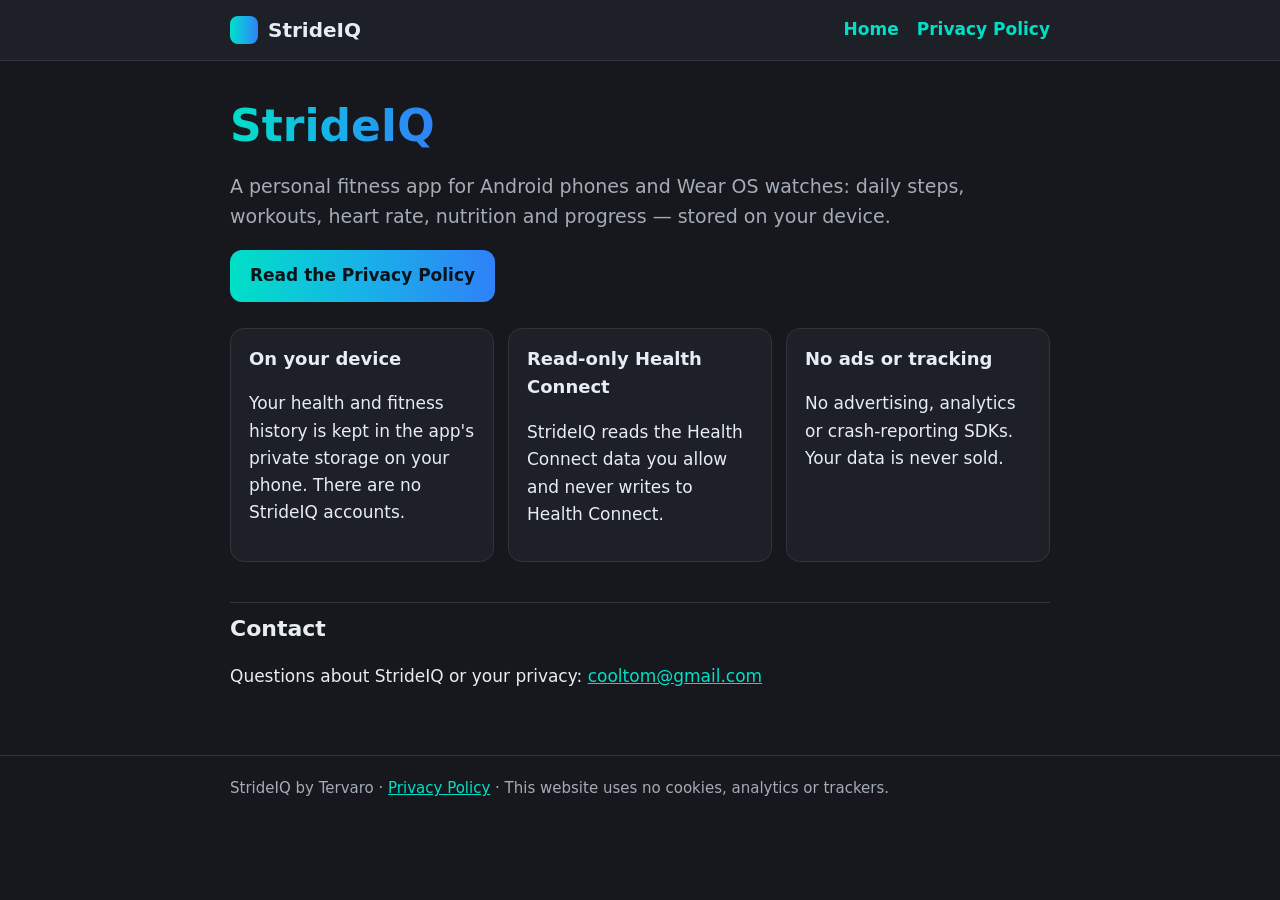
<file: index.html>
<!DOCTYPE html>
<html lang="en">
<head>
<meta charset="utf-8">
<meta name="viewport" content="width=device-width, initial-scale=1">
<title>StrideIQ — Fitness, steps and nutrition for Android</title>
<meta name="description" content="StrideIQ — privacy information for the StrideIQ Android fitness app.">
<meta name="referrer" content="no-referrer">
<meta http-equiv="Content-Security-Policy" content="default-src 'none'; style-src 'self'; img-src 'self'; base-uri 'none'; form-action 'none'">
<link rel="stylesheet" href="./styles.css">
</head>
<body>
<a class="skip" href="#main">Skip to content</a>
<header class="top"><div class="wrap bar">
<a class="brand" href="./"><span class="mark" aria-hidden="true"></span>StrideIQ</a>
<nav aria-label="Main"><ul><li><a href="./">Home</a></li><li><a href="./privacy/">Privacy Policy</a></li></ul></nav>
</div></header>
<main id="main"><div class="wrap">
<h1><span class="grad">StrideIQ</span></h1>
<p class="lead">A personal fitness app for Android phones and Wear OS watches: daily steps, workouts, heart rate, nutrition and progress — stored on your device.</p>
<p><a class="btn" href="privacy/">Read the Privacy Policy</a></p>
<div class="cards">
<div class="card"><h3>On your device</h3><p>Your health and fitness history is kept in the app's private storage on your phone. There are no StrideIQ accounts.</p></div>
<div class="card"><h3>Read-only Health Connect</h3><p>StrideIQ reads the Health Connect data you allow and never writes to Health Connect.</p></div>
<div class="card"><h3>No ads or tracking</h3><p>No advertising, analytics or crash-reporting SDKs. Your data is never sold.</p></div>
</div>
<h2 id="contact">Contact</h2>
<p>Questions about StrideIQ or your privacy: <a href="mailto:cooltom@gmail.com">cooltom@gmail.com</a></p>
</div></main>
<footer><div class="wrap">StrideIQ by Tervaro · <a href="./privacy/">Privacy Policy</a> · This website uses no cookies, analytics or trackers.</div></footer>
</body>
</html>
</file>
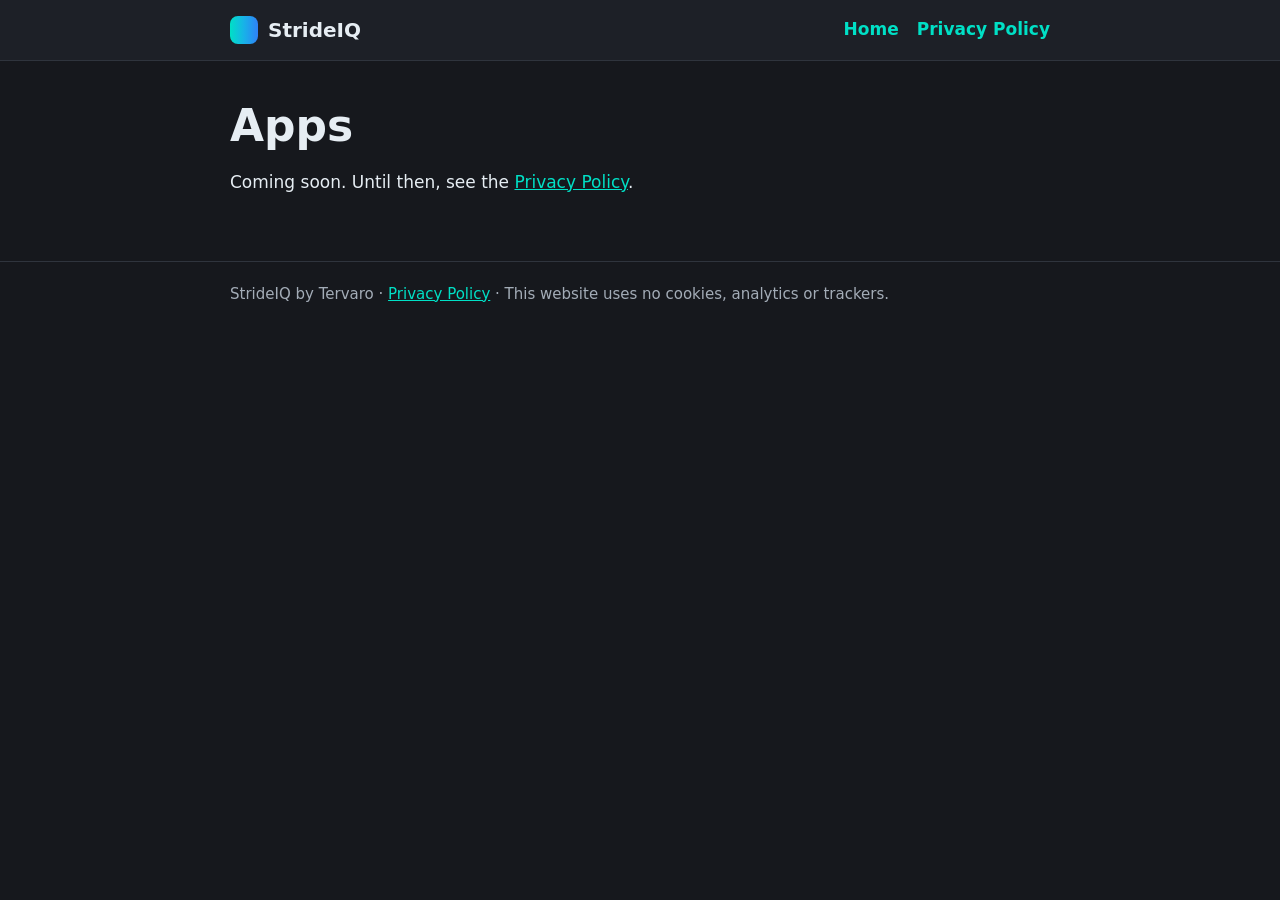
<file: apps/index.html>
<!DOCTYPE html>
<html lang="en">
<head>
<meta charset="utf-8">
<meta name="viewport" content="width=device-width, initial-scale=1">
<title>Apps — StrideIQ</title>
<meta name="description" content="StrideIQ — privacy information for the StrideIQ Android fitness app.">
<meta name="referrer" content="no-referrer">
<meta http-equiv="Content-Security-Policy" content="default-src 'none'; style-src 'self'; img-src 'self'; base-uri 'none'; form-action 'none'">
<link rel="stylesheet" href="../styles.css">
</head>
<body>
<a class="skip" href="#main">Skip to content</a>
<header class="top"><div class="wrap bar">
<a class="brand" href="../"><span class="mark" aria-hidden="true"></span>StrideIQ</a>
<nav aria-label="Main"><ul><li><a href="../">Home</a></li><li><a href="../privacy/">Privacy Policy</a></li></ul></nav>
</div></header>
<main id="main"><div class="wrap">
<h1>Apps</h1><p>Coming soon. Until then, see the <a href="../privacy/">Privacy Policy</a>.</p>
</div></main>
<footer><div class="wrap">StrideIQ by Tervaro · <a href="../privacy/">Privacy Policy</a> · This website uses no cookies, analytics or trackers.</div></footer>
</body>
</html>
</file>
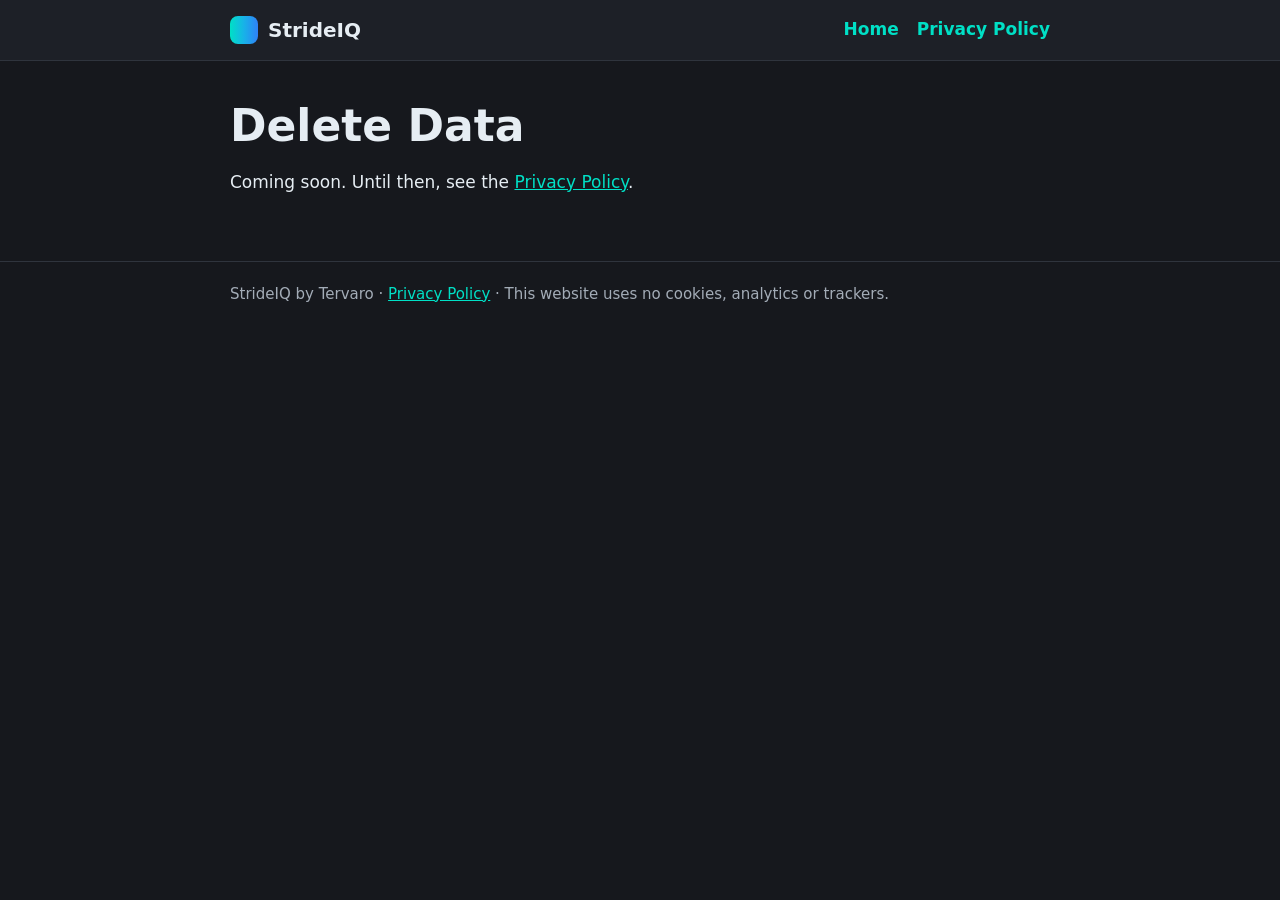
<file: delete-data/index.html>
<!DOCTYPE html>
<html lang="en">
<head>
<meta charset="utf-8">
<meta name="viewport" content="width=device-width, initial-scale=1">
<title>Delete Data — StrideIQ</title>
<meta name="description" content="StrideIQ — privacy information for the StrideIQ Android fitness app.">
<meta name="referrer" content="no-referrer">
<meta http-equiv="Content-Security-Policy" content="default-src 'none'; style-src 'self'; img-src 'self'; base-uri 'none'; form-action 'none'">
<link rel="stylesheet" href="../styles.css">
</head>
<body>
<a class="skip" href="#main">Skip to content</a>
<header class="top"><div class="wrap bar">
<a class="brand" href="../"><span class="mark" aria-hidden="true"></span>StrideIQ</a>
<nav aria-label="Main"><ul><li><a href="../">Home</a></li><li><a href="../privacy/">Privacy Policy</a></li></ul></nav>
</div></header>
<main id="main"><div class="wrap">
<h1>Delete Data</h1><p>Coming soon. Until then, see the <a href="../privacy/">Privacy Policy</a>.</p>
</div></main>
<footer><div class="wrap">StrideIQ by Tervaro · <a href="../privacy/">Privacy Policy</a> · This website uses no cookies, analytics or trackers.</div></footer>
</body>
</html>
</file>
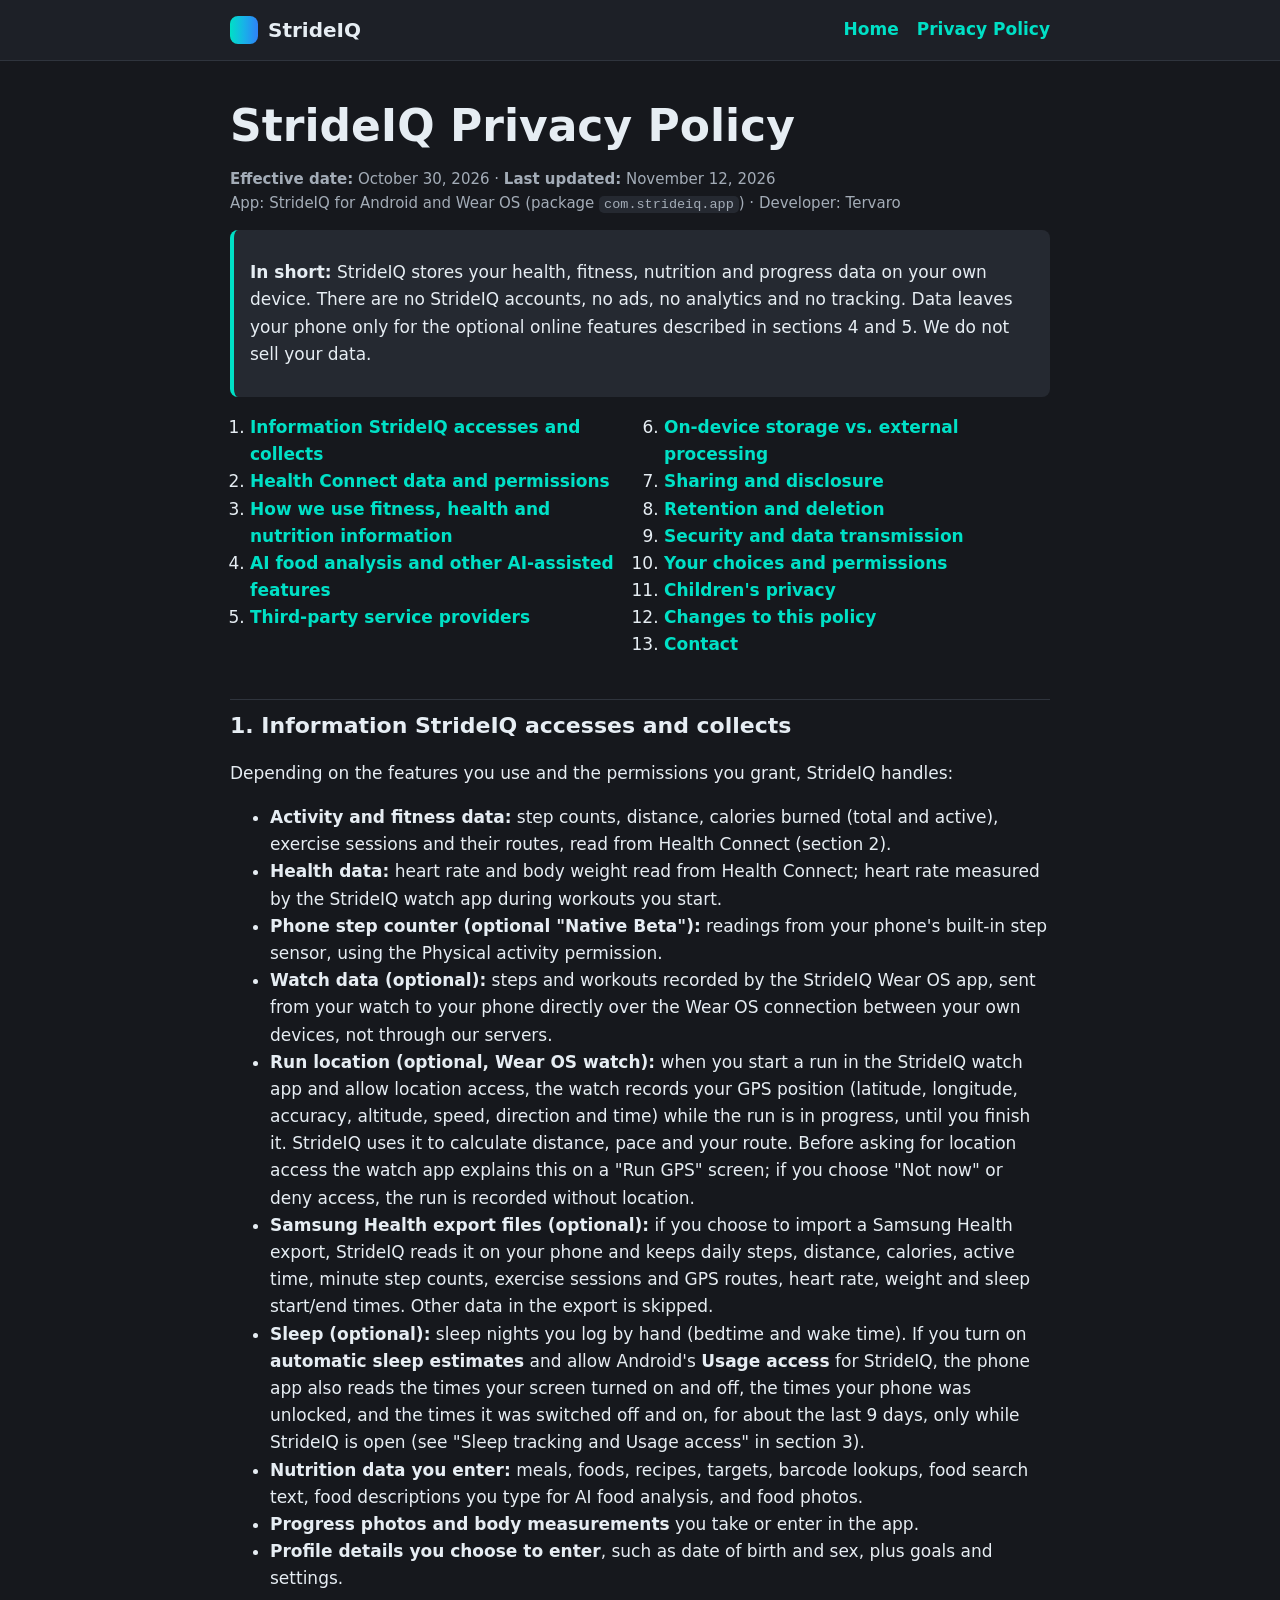
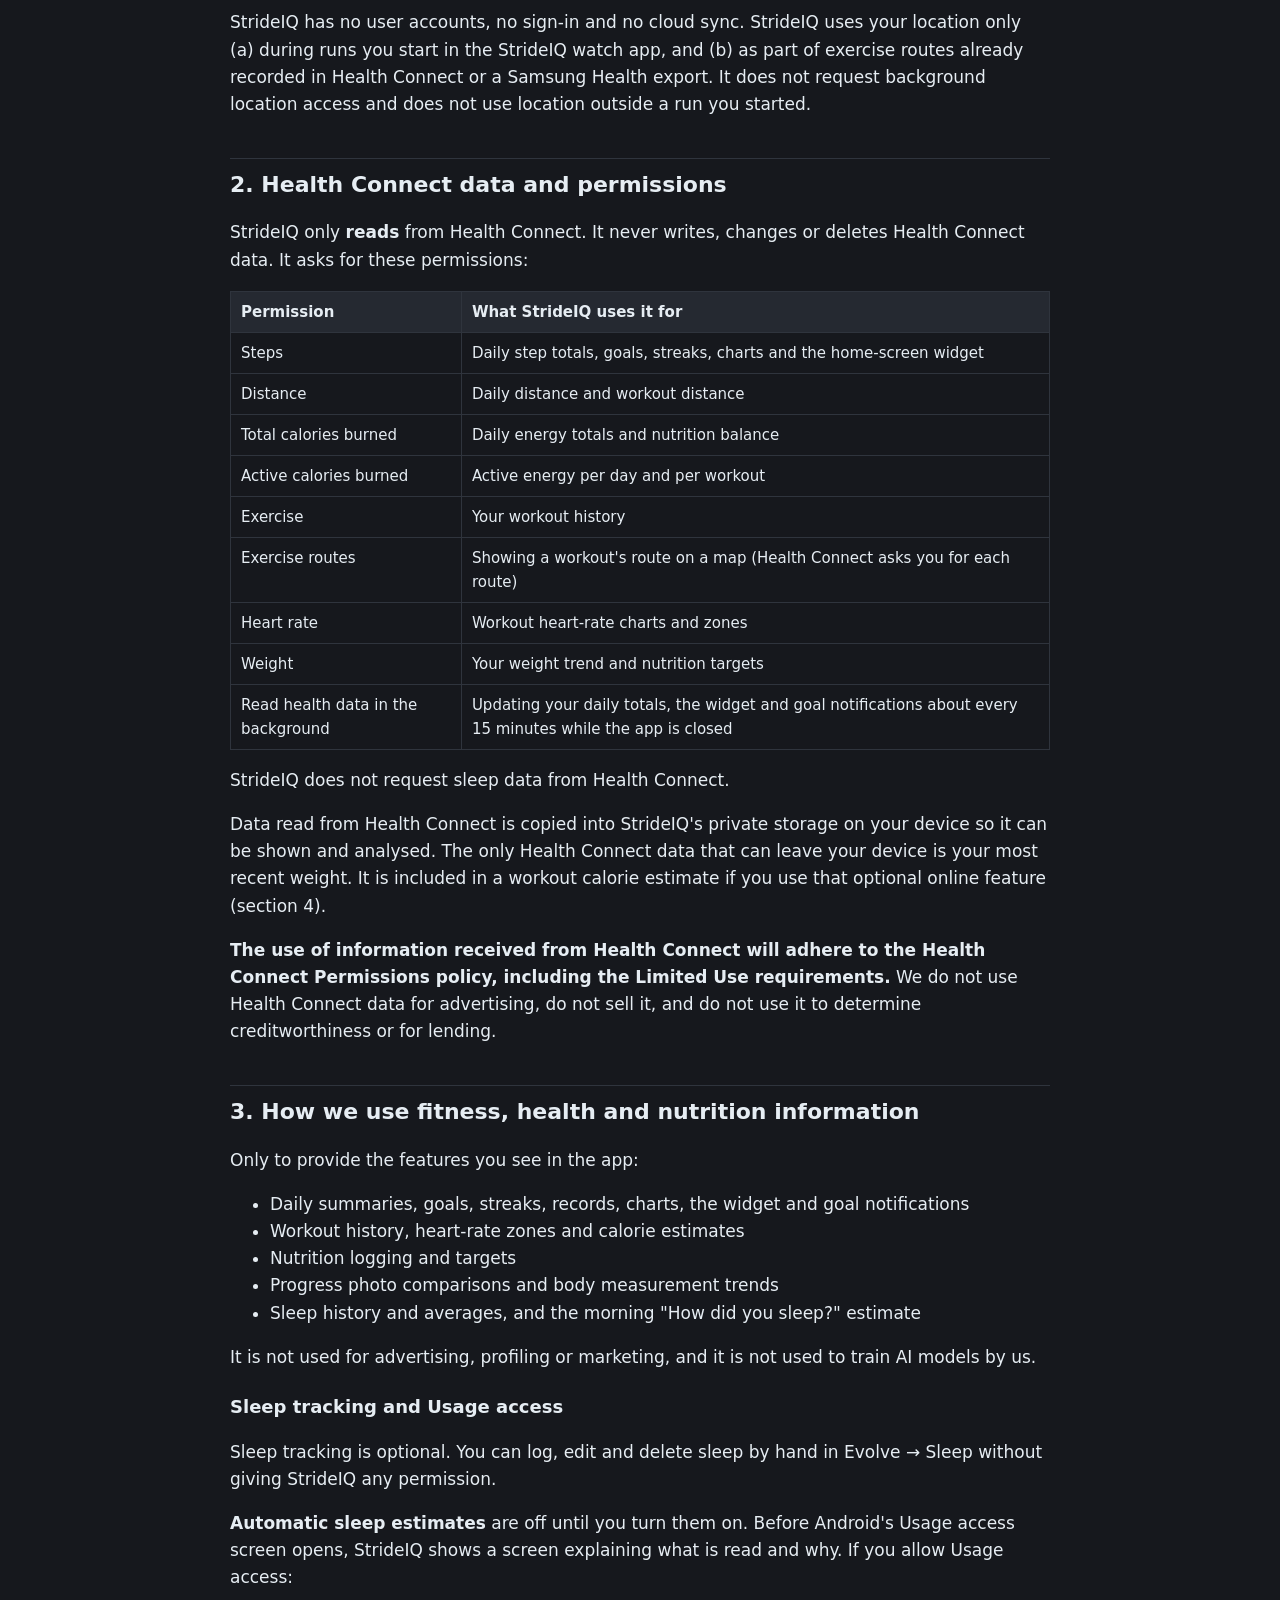
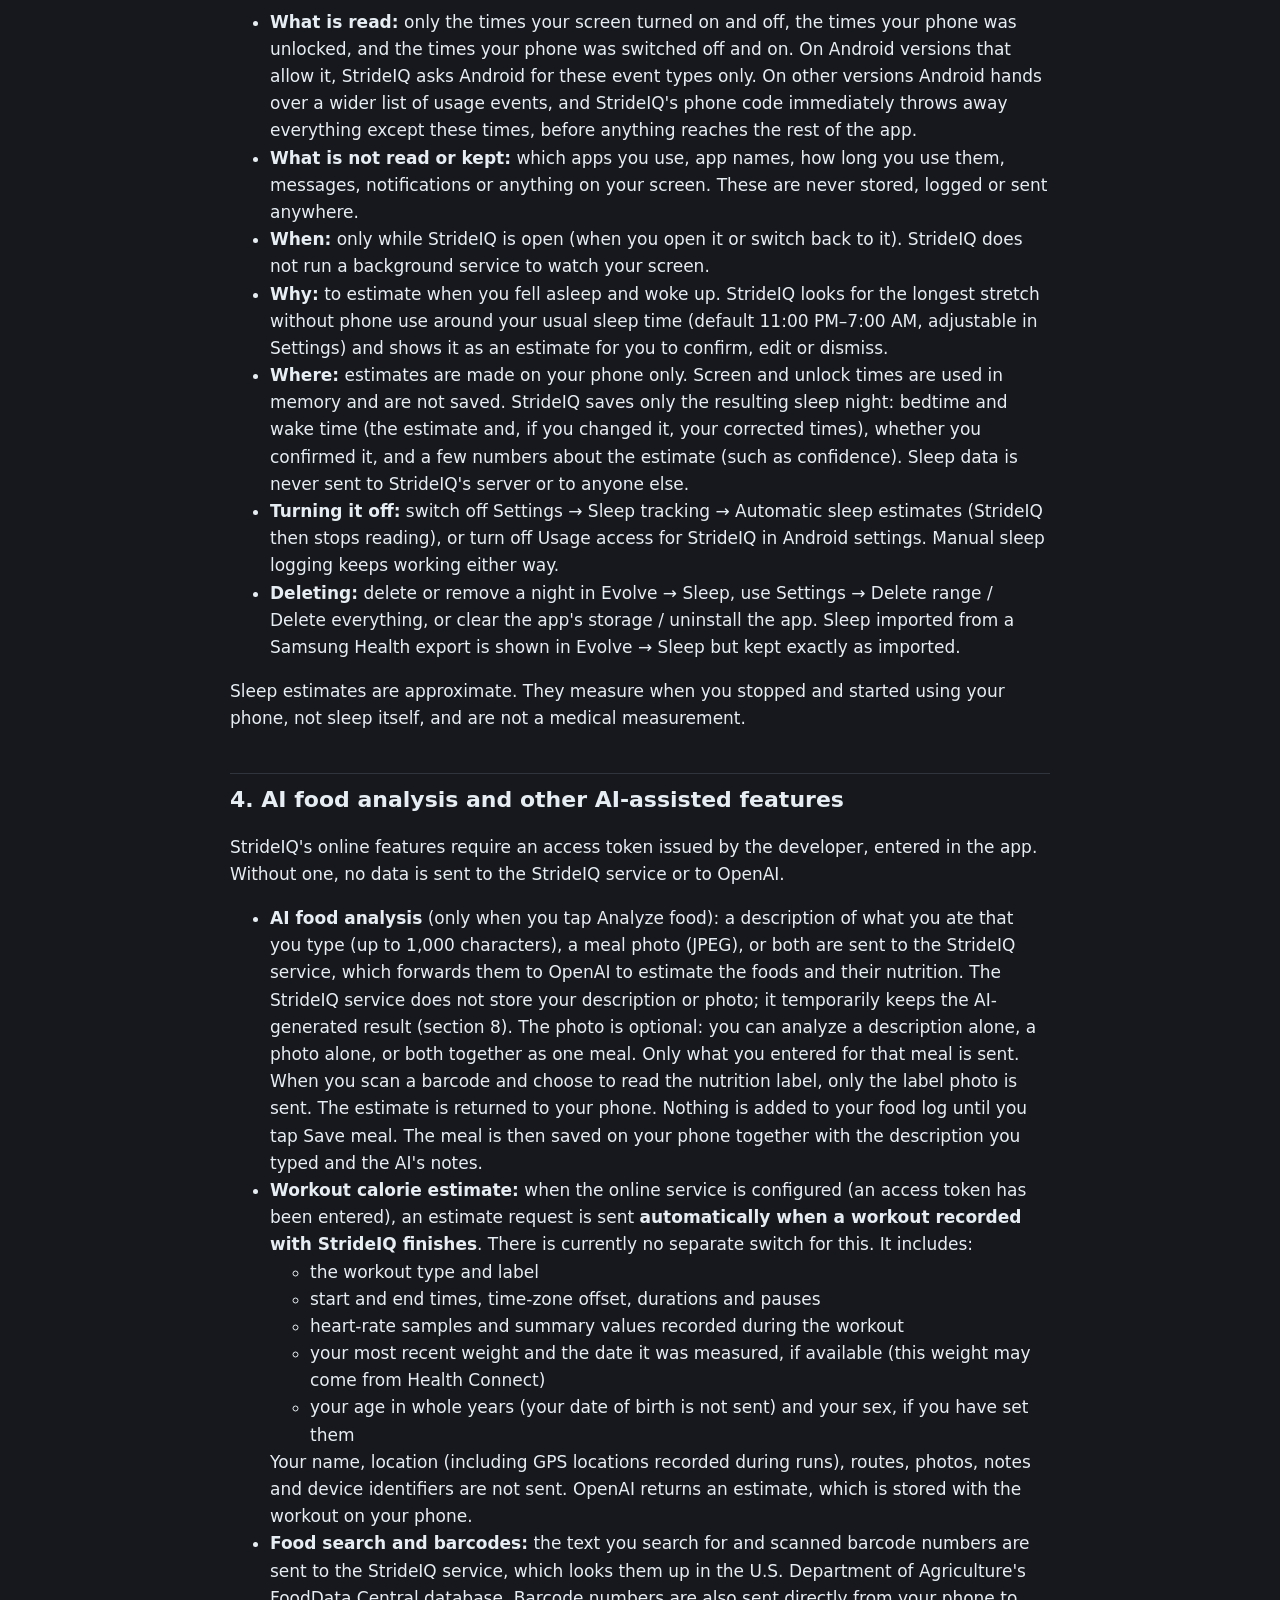
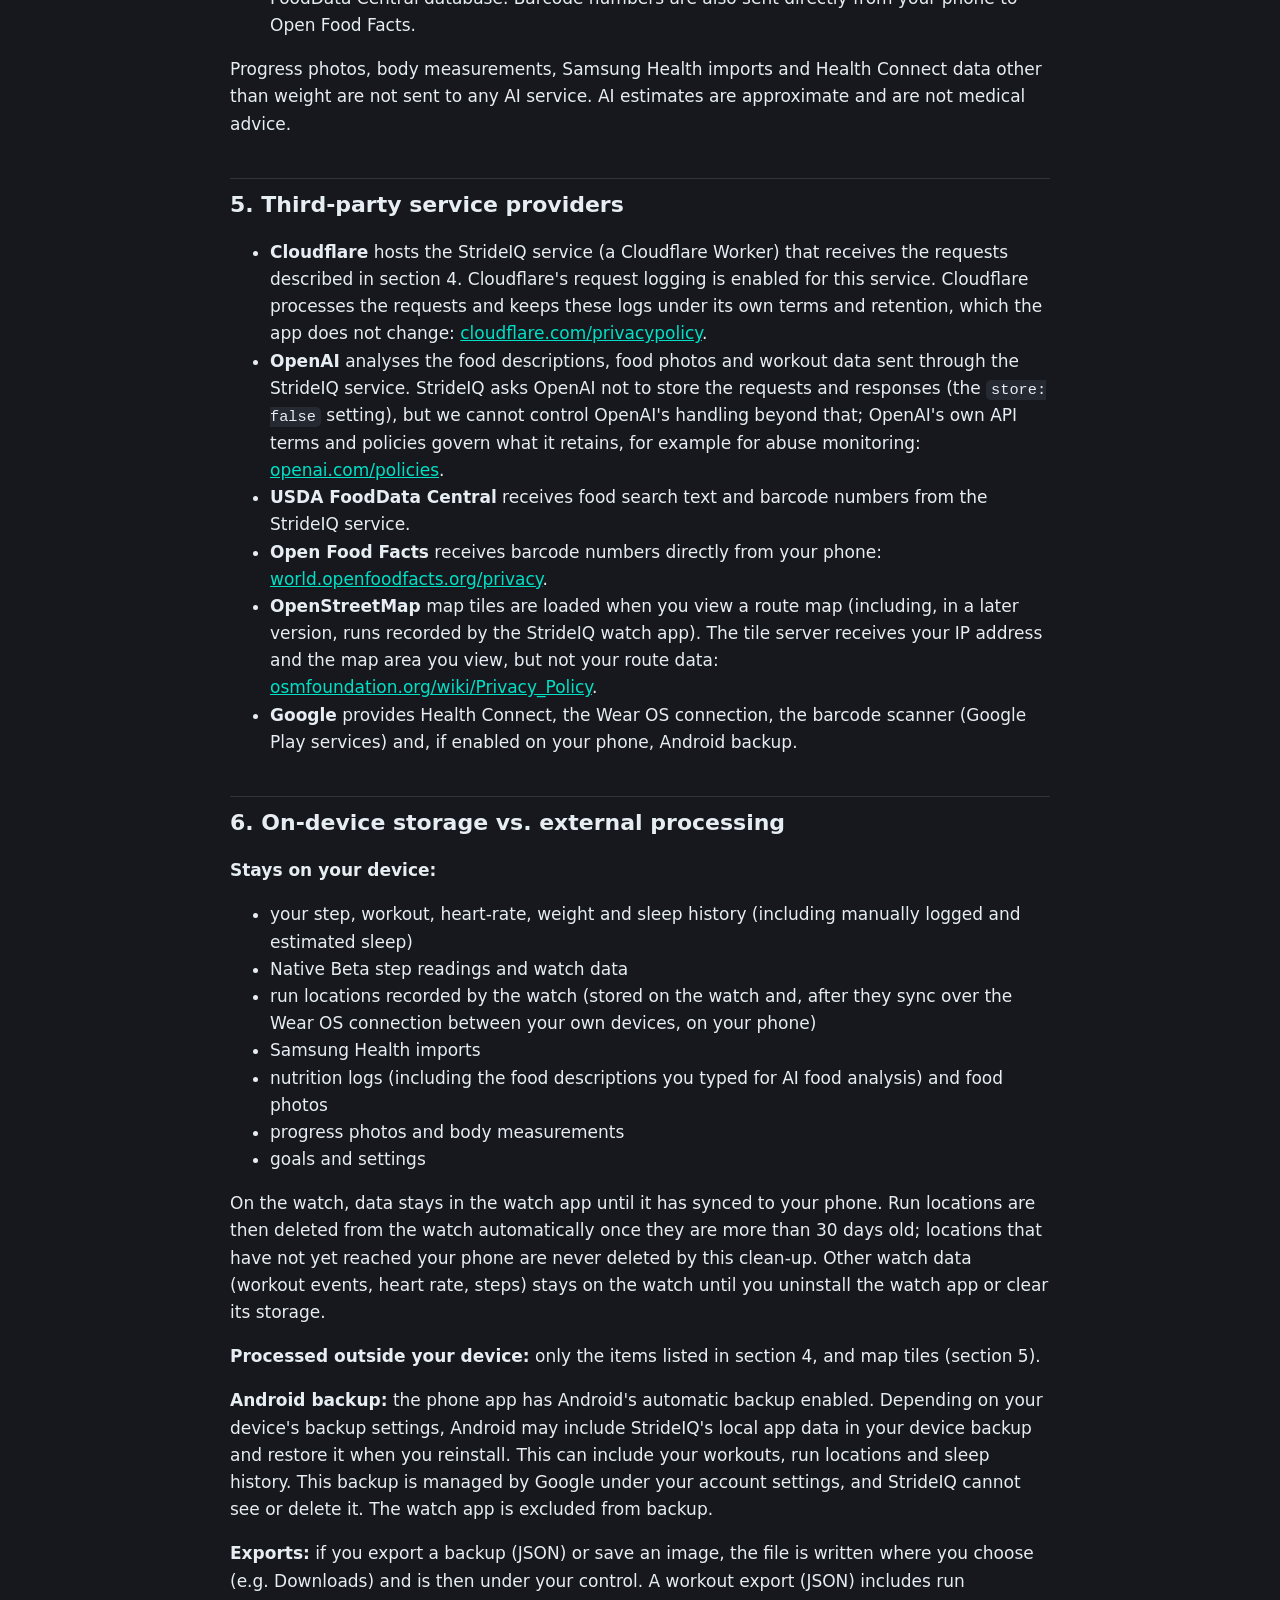
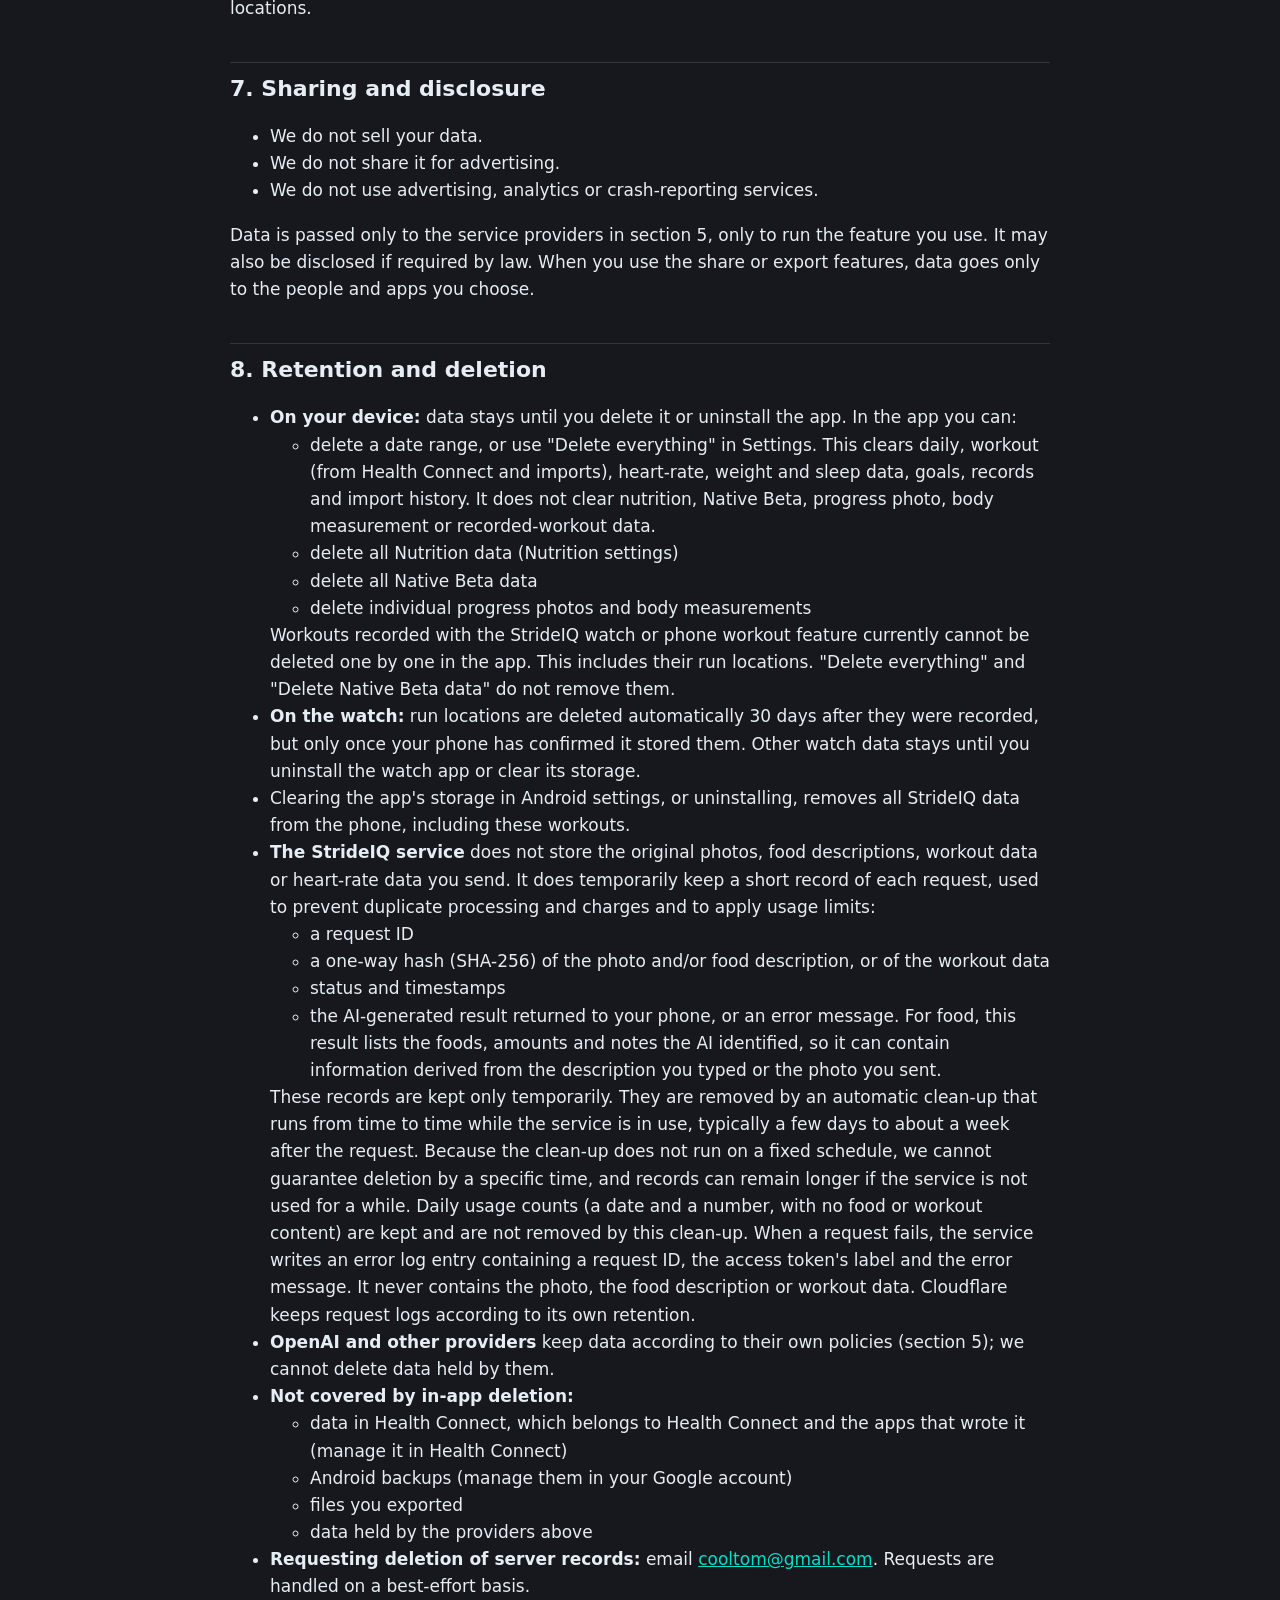
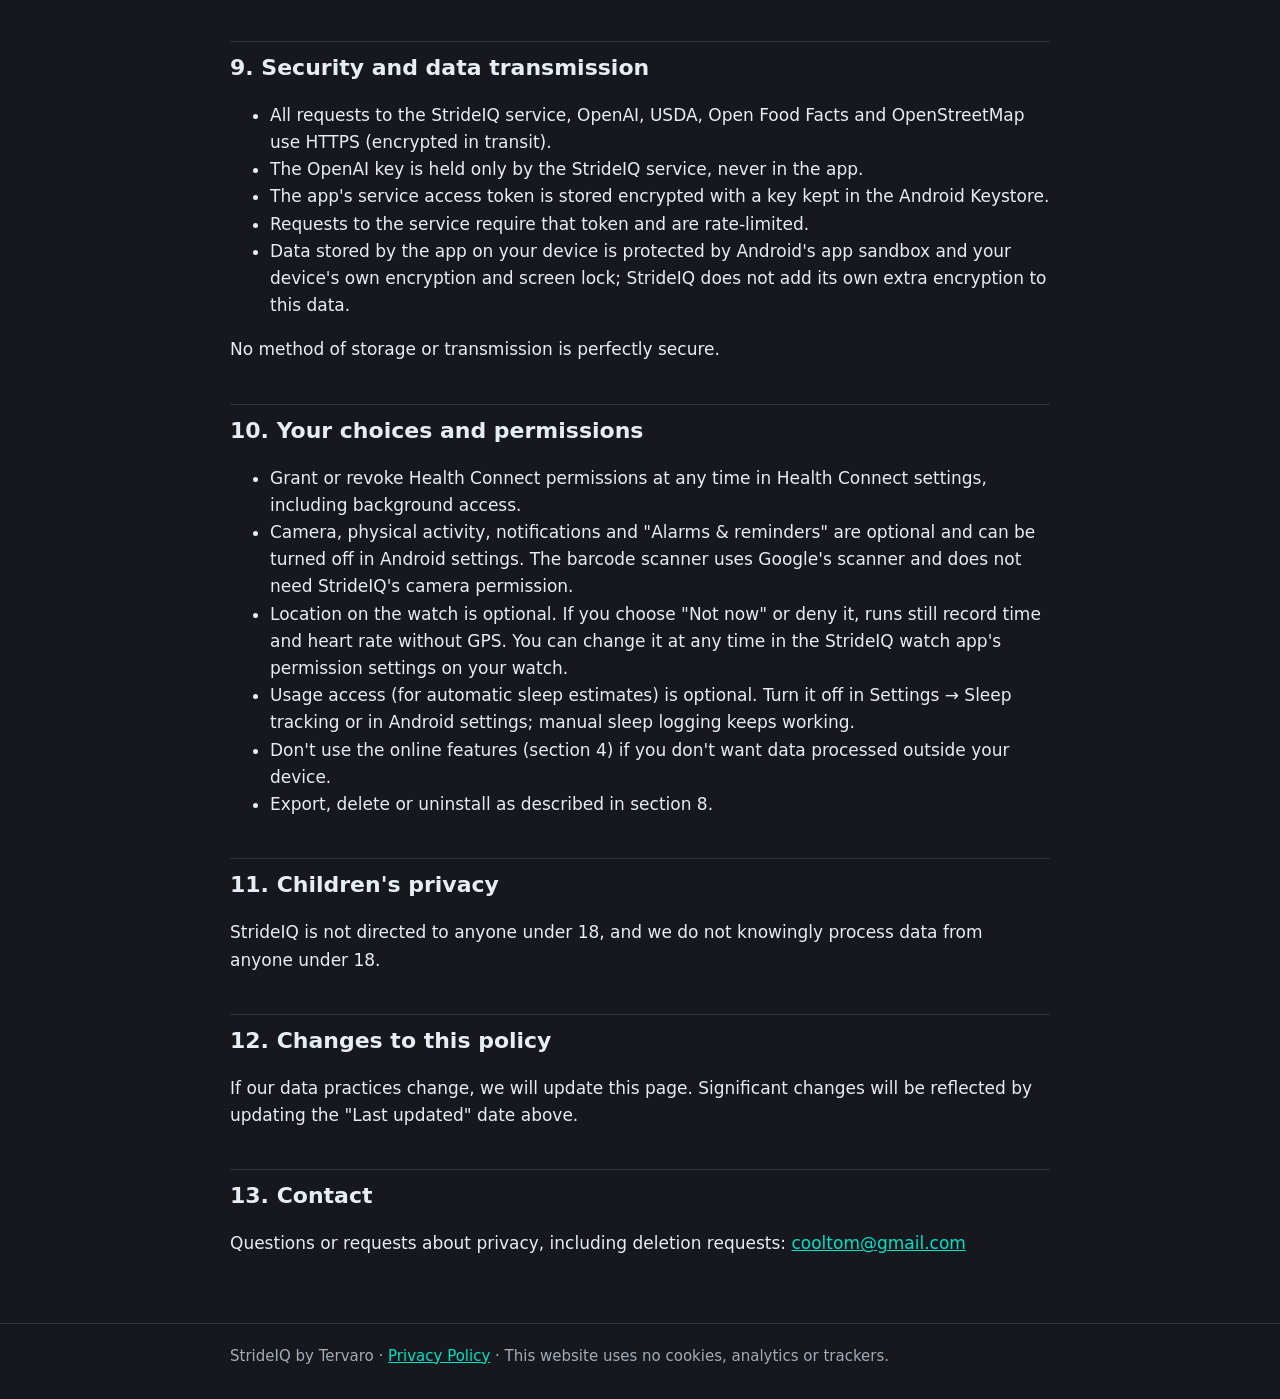
<file: privacy/index.html>
<!DOCTYPE html>
<html lang="en">
<head>
<meta charset="utf-8">
<meta name="viewport" content="width=device-width, initial-scale=1">
<title>Privacy Policy — StrideIQ</title>
<meta name="description" content="StrideIQ — privacy information for the StrideIQ Android fitness app.">
<meta name="referrer" content="no-referrer">
<meta http-equiv="Content-Security-Policy" content="default-src 'none'; style-src 'self'; img-src 'self'; base-uri 'none'; form-action 'none'">
<link rel="stylesheet" href="../styles.css">
</head>
<body>
<a class="skip" href="#main">Skip to content</a>
<header class="top"><div class="wrap bar">
<a class="brand" href="../"><span class="mark" aria-hidden="true"></span>StrideIQ</a>
<nav aria-label="Main"><ul><li><a href="../">Home</a></li><li><a href="../privacy/">Privacy Policy</a></li></ul></nav>
</div></header>
<main id="main"><div class="wrap">
<h1>StrideIQ Privacy Policy</h1>
<p class="meta"><strong>Effective date:</strong> October 30, 2026 · <strong>Last updated:</strong> November 12, 2026<br>
App: StrideIQ for Android and Wear OS (package <code>com.strideiq.app</code>) · Developer: Tervaro</p>
<div class="note"><p><strong>In short:</strong> StrideIQ stores your health, fitness, nutrition and progress data on your own device. There are no StrideIQ accounts, no ads, no analytics and no tracking. Data leaves your phone only for the optional online features described in sections 4 and 5. We do not sell your data.</p></div>
<nav class="toc" aria-label="Contents"><ol>
<li><a href="#s1">Information StrideIQ accesses and collects</a></li><li><a href="#s2">Health Connect data and permissions</a></li><li><a href="#s3">How we use fitness, health and nutrition information</a></li><li><a href="#s4">AI food analysis and other AI-assisted features</a></li><li><a href="#s5">Third-party service providers</a></li><li><a href="#s6">On-device storage vs. external processing</a></li><li><a href="#s7">Sharing and disclosure</a></li><li><a href="#s8">Retention and deletion</a></li><li><a href="#s9">Security and data transmission</a></li><li><a href="#s10">Your choices and permissions</a></li><li><a href="#s11">Children's privacy</a></li><li><a href="#s12">Changes to this policy</a></li><li><a href="#s13">Contact</a></li></ol></nav>

<h2 id="s1">1. Information StrideIQ accesses and collects</h2>
<p>Depending on the features you use and the permissions you grant, StrideIQ handles:</p>
<ul>
<li><strong>Activity and fitness data:</strong> step counts, distance, calories burned (total and active), exercise sessions and their routes, read from Health Connect (section 2).</li>
<li><strong>Health data:</strong> heart rate and body weight read from Health Connect; heart rate measured by the StrideIQ watch app during workouts you start.</li>
<li><strong>Phone step counter (optional "Native Beta"):</strong> readings from your phone's built-in step sensor, using the Physical activity permission.</li>
<li><strong>Watch data (optional):</strong> steps and workouts recorded by the StrideIQ Wear OS app, sent from your watch to your phone directly over the Wear OS connection between your own devices, not through our servers.</li>
<li><strong>Run location (optional, Wear OS watch):</strong> when you start a run in the StrideIQ watch app and allow location access, the watch records your GPS position (latitude, longitude, accuracy, altitude, speed, direction and time) while the run is in progress, until you finish it. StrideIQ uses it to calculate distance, pace and your route. Before asking for location access the watch app explains this on a "Run GPS" screen; if you choose "Not now" or deny access, the run is recorded without location.</li>
<li><strong>Samsung Health export files (optional):</strong> if you choose to import a Samsung Health export, StrideIQ reads it on your phone and keeps daily steps, distance, calories, active time, minute step counts, exercise sessions and GPS routes, heart rate, weight and sleep start/end times. Other data in the export is skipped.</li>
<li><strong>Sleep (optional):</strong> sleep nights you log by hand (bedtime and wake time). If you turn on <strong>automatic sleep estimates</strong> and allow Android's <strong>Usage access</strong> for StrideIQ, the phone app also reads the times your screen turned on and off, the times your phone was unlocked, and the times it was switched off and on, for about the last 9 days, only while StrideIQ is open (see "Sleep tracking and Usage access" in section 3).</li>
<li><strong>Nutrition data you enter:</strong> meals, foods, recipes, targets, barcode lookups, food search text, food descriptions you type for AI food analysis, and food photos.</li>
<li><strong>Progress photos and body measurements</strong> you take or enter in the app.</li>
<li><strong>Profile details you choose to enter</strong>, such as date of birth and sex, plus goals and settings.</li>
</ul>
<p>StrideIQ has no user accounts, no sign-in and no cloud sync. StrideIQ uses your location only (a) during runs you start in the StrideIQ watch app, and (b) as part of exercise routes already recorded in Health Connect or a Samsung Health export. It does not request background location access and does not use location outside a run you started.</p>

<h2 id="s2">2. Health Connect data and permissions</h2>
<p>StrideIQ only <strong>reads</strong> from Health Connect. It never writes, changes or deletes Health Connect data. It asks for these permissions:</p>
<table><thead><tr><th scope="col">Permission</th><th scope="col">What StrideIQ uses it for</th></tr></thead><tbody>
<tr><td>Steps</td><td>Daily step totals, goals, streaks, charts and the home-screen widget</td></tr>
<tr><td>Distance</td><td>Daily distance and workout distance</td></tr>
<tr><td>Total calories burned</td><td>Daily energy totals and nutrition balance</td></tr>
<tr><td>Active calories burned</td><td>Active energy per day and per workout</td></tr>
<tr><td>Exercise</td><td>Your workout history</td></tr>
<tr><td>Exercise routes</td><td>Showing a workout's route on a map (Health Connect asks you for each route)</td></tr>
<tr><td>Heart rate</td><td>Workout heart-rate charts and zones</td></tr>
<tr><td>Weight</td><td>Your weight trend and nutrition targets</td></tr>
<tr><td>Read health data in the background</td><td>Updating your daily totals, the widget and goal notifications about every 15 minutes while the app is closed</td></tr>
</tbody></table>
<p>StrideIQ does not request sleep data from Health Connect.</p>
<p>Data read from Health Connect is copied into StrideIQ's private storage on your device so it can be shown and analysed. The only Health Connect data that can leave your device is your most recent weight. It is included in a workout calorie estimate if you use that optional online feature (section 4).</p>
<p><strong>The use of information received from Health Connect will adhere to the Health Connect Permissions policy, including the Limited Use requirements.</strong> We do not use Health Connect data for advertising, do not sell it, and do not use it to determine creditworthiness or for lending.</p>

<h2 id="s3">3. How we use fitness, health and nutrition information</h2>
<p>Only to provide the features you see in the app:</p>
<ul>
<li>Daily summaries, goals, streaks, records, charts, the widget and goal notifications</li>
<li>Workout history, heart-rate zones and calorie estimates</li>
<li>Nutrition logging and targets</li>
<li>Progress photo comparisons and body measurement trends</li>
<li>Sleep history and averages, and the morning "How did you sleep?" estimate</li>
</ul>
<p>It is not used for advertising, profiling or marketing, and it is not used to train AI models by us.</p>

<h3 id="sleep">Sleep tracking and Usage access</h3>
<p>Sleep tracking is optional. You can log, edit and delete sleep by hand in Evolve → Sleep without giving StrideIQ any permission.</p>
<p><strong>Automatic sleep estimates</strong> are off until you turn them on. Before Android's Usage access screen opens, StrideIQ shows a screen explaining what is read and why. If you allow Usage access:</p>
<ul>
<li><strong>What is read:</strong> only the times your screen turned on and off, the times your phone was unlocked, and the times your phone was switched off and on. On Android versions that allow it, StrideIQ asks Android for these event types only. On other versions Android hands over a wider list of usage events, and StrideIQ's phone code immediately throws away everything except these times, before anything reaches the rest of the app.</li>
<li><strong>What is not read or kept:</strong> which apps you use, app names, how long you use them, messages, notifications or anything on your screen. These are never stored, logged or sent anywhere.</li>
<li><strong>When:</strong> only while StrideIQ is open (when you open it or switch back to it). StrideIQ does not run a background service to watch your screen.</li>
<li><strong>Why:</strong> to estimate when you fell asleep and woke up. StrideIQ looks for the longest stretch without phone use around your usual sleep time (default 11:00 PM–7:00 AM, adjustable in Settings) and shows it as an estimate for you to confirm, edit or dismiss.</li>
<li><strong>Where:</strong> estimates are made on your phone only. Screen and unlock times are used in memory and are not saved. StrideIQ saves only the resulting sleep night: bedtime and wake time (the estimate and, if you changed it, your corrected times), whether you confirmed it, and a few numbers about the estimate (such as confidence). Sleep data is never sent to StrideIQ's server or to anyone else.</li>
<li><strong>Turning it off:</strong> switch off Settings → Sleep tracking → Automatic sleep estimates (StrideIQ then stops reading), or turn off Usage access for StrideIQ in Android settings. Manual sleep logging keeps working either way.</li>
<li><strong>Deleting:</strong> delete or remove a night in Evolve → Sleep, use Settings → Delete range / Delete everything, or clear the app's storage / uninstall the app. Sleep imported from a Samsung Health export is shown in Evolve → Sleep but kept exactly as imported.</li>
</ul>
<p>Sleep estimates are approximate. They measure when you stopped and started using your phone, not sleep itself, and are not a medical measurement.</p>

<h2 id="s4">4. AI food analysis and other AI-assisted features</h2>
<p>StrideIQ's online features require an access token issued by the developer, entered in the app. Without one, no data is sent to the StrideIQ service or to OpenAI.</p>
<ul>
<li><strong>AI food analysis</strong> (only when you tap Analyze food): a description of what you ate that you type (up to 1,000 characters), a meal photo (JPEG), or both are sent to the StrideIQ service, which forwards them to OpenAI to estimate the foods and their nutrition. The StrideIQ service does not store your description or photo; it temporarily keeps the AI-generated result (section 8). The photo is optional: you can analyze a description alone, a photo alone, or both together as one meal. Only what you entered for that meal is sent. When you scan a barcode and choose to read the nutrition label, only the label photo is sent. The estimate is returned to your phone. Nothing is added to your food log until you tap Save meal. The meal is then saved on your phone together with the description you typed and the AI's notes.</li>
<li><strong>Workout calorie estimate:</strong> when the online service is configured (an access token has been entered), an estimate request is sent <strong>automatically when a workout recorded with StrideIQ finishes</strong>. There is currently no separate switch for this. It includes:
<ul>
<li>the workout type and label</li>
<li>start and end times, time-zone offset, durations and pauses</li>
<li>heart-rate samples and summary values recorded during the workout</li>
<li>your most recent weight and the date it was measured, if available (this weight may come from Health Connect)</li>
<li>your age in whole years (your date of birth is not sent) and your sex, if you have set them</li>
</ul>
Your name, location (including GPS locations recorded during runs), routes, photos, notes and device identifiers are not sent. OpenAI returns an estimate, which is stored with the workout on your phone.</li>
<li><strong>Food search and barcodes:</strong> the text you search for and scanned barcode numbers are sent to the StrideIQ service, which looks them up in the U.S. Department of Agriculture's FoodData Central database. Barcode numbers are also sent directly from your phone to Open Food Facts.</li>
</ul>
<p>Progress photos, body measurements, Samsung Health imports and Health Connect data other than weight are not sent to any AI service. AI estimates are approximate and are not medical advice.</p>

<h2 id="s5">5. Third-party service providers</h2>
<ul>
<li><strong>Cloudflare</strong> hosts the StrideIQ service (a Cloudflare Worker) that receives the requests described in section 4. Cloudflare's request logging is enabled for this service. Cloudflare processes the requests and keeps these logs under its own terms and retention, which the app does not change: <a href="https://www.cloudflare.com/privacypolicy/">cloudflare.com/privacypolicy</a>.</li>
<li><strong>OpenAI</strong> analyses the food descriptions, food photos and workout data sent through the StrideIQ service. StrideIQ asks OpenAI not to store the requests and responses (the <code>store: false</code> setting), but we cannot control OpenAI's handling beyond that; OpenAI's own API terms and policies govern what it retains, for example for abuse monitoring: <a href="https://openai.com/policies/">openai.com/policies</a>.</li>
<li><strong>USDA FoodData Central</strong> receives food search text and barcode numbers from the StrideIQ service.</li>
<li><strong>Open Food Facts</strong> receives barcode numbers directly from your phone: <a href="https://world.openfoodfacts.org/privacy">world.openfoodfacts.org/privacy</a>.</li>
<li><strong>OpenStreetMap</strong> map tiles are loaded when you view a route map (including, in a later version, runs recorded by the StrideIQ watch app). The tile server receives your IP address and the map area you view, but not your route data: <a href="https://osmfoundation.org/wiki/Privacy_Policy">osmfoundation.org/wiki/Privacy_Policy</a>.</li>
<li><strong>Google</strong> provides Health Connect, the Wear OS connection, the barcode scanner (Google Play services) and, if enabled on your phone, Android backup.</li>
</ul>

<h2 id="s6">6. On-device storage vs. external processing</h2>
<p><strong>Stays on your device:</strong></p>
<ul>
<li>your step, workout, heart-rate, weight and sleep history (including manually logged and estimated sleep)</li>
<li>Native Beta step readings and watch data</li>
<li>run locations recorded by the watch (stored on the watch and, after they sync over the Wear OS connection between your own devices, on your phone)</li>
<li>Samsung Health imports</li>
<li>nutrition logs (including the food descriptions you typed for AI food analysis) and food photos</li>
<li>progress photos and body measurements</li>
<li>goals and settings</li>
</ul>
<p>On the watch, data stays in the watch app until it has synced to your phone. Run locations are then deleted from the watch automatically once they are more than 30 days old; locations that have not yet reached your phone are never deleted by this clean-up. Other watch data (workout events, heart rate, steps) stays on the watch until you uninstall the watch app or clear its storage.</p>
<p><strong>Processed outside your device:</strong> only the items listed in section 4, and map tiles (section 5).</p>
<p><strong>Android backup:</strong> the phone app has Android's automatic backup enabled. Depending on your device's backup settings, Android may include StrideIQ's local app data in your device backup and restore it when you reinstall. This can include your workouts, run locations and sleep history. This backup is managed by Google under your account settings, and StrideIQ cannot see or delete it. The watch app is excluded from backup.</p>
<p><strong>Exports:</strong> if you export a backup (JSON) or save an image, the file is written where you choose (e.g. Downloads) and is then under your control. A workout export (JSON) includes run locations.</p>

<h2 id="s7">7. Sharing and disclosure</h2>
<ul>
<li>We do not sell your data.</li>
<li>We do not share it for advertising.</li>
<li>We do not use advertising, analytics or crash-reporting services.</li>
</ul>
<p>Data is passed only to the service providers in section 5, only to run the feature you use. It may also be disclosed if required by law. When you use the share or export features, data goes only to the people and apps you choose.</p>

<h2 id="s8">8. Retention and deletion</h2>
<ul>
<li><strong>On your device:</strong> data stays until you delete it or uninstall the app. In the app you can:
<ul>
<li>delete a date range, or use "Delete everything" in Settings. This clears daily, workout (from Health Connect and imports), heart-rate, weight and sleep data, goals, records and import history. It does not clear nutrition, Native Beta, progress photo, body measurement or recorded-workout data.</li>
<li>delete all Nutrition data (Nutrition settings)</li>
<li>delete all Native Beta data</li>
<li>delete individual progress photos and body measurements</li>
</ul>
Workouts recorded with the StrideIQ watch or phone workout feature currently cannot be deleted one by one in the app. This includes their run locations. "Delete everything" and "Delete Native Beta data" do not remove them.</li>
<li><strong>On the watch:</strong> run locations are deleted automatically 30 days after they were recorded, but only once your phone has confirmed it stored them. Other watch data stays until you uninstall the watch app or clear its storage.</li>
<li>
Clearing the app's storage in Android settings, or uninstalling, removes all StrideIQ data from the phone, including these workouts.</li>
<li><strong>The StrideIQ service</strong> does not store the original photos, food descriptions, workout data or heart-rate data you send. It does temporarily keep a short record of each request, used to prevent duplicate processing and charges and to apply usage limits:
<ul>
<li>a request ID</li>
<li>a one-way hash (SHA-256) of the photo and/or food description, or of the workout data</li>
<li>status and timestamps</li>
<li>the AI-generated result returned to your phone, or an error message. For food, this result lists the foods, amounts and notes the AI identified, so it can contain information derived from the description you typed or the photo you sent.</li>
</ul>
These records are kept only temporarily. They are removed by an automatic clean-up that runs from time to time while the service is in use, typically a few days to about a week after the request. Because the clean-up does not run on a fixed schedule, we cannot guarantee deletion by a specific time, and records can remain longer if the service is not used for a while. Daily usage counts (a date and a number, with no food or workout content) are kept and are not removed by this clean-up. When a request fails, the service writes an error log entry containing a request ID, the access token's label and the error message. It never contains the photo, the food description or workout data. Cloudflare keeps request logs according to its own retention.</li>
<li><strong>OpenAI and other providers</strong> keep data according to their own policies (section 5); we cannot delete data held by them.</li>
<li><strong>Not covered by in-app deletion:</strong>
<ul>
<li>data in Health Connect, which belongs to Health Connect and the apps that wrote it (manage it in Health Connect)</li>
<li>Android backups (manage them in your Google account)</li>
<li>files you exported</li>
<li>data held by the providers above</li>
</ul></li>
<li><strong>Requesting deletion of server records:</strong> email <a href="mailto:cooltom@gmail.com">cooltom@gmail.com</a>. Requests are handled on a best-effort basis.</li>
</ul>

<h2 id="s9">9. Security and data transmission</h2>
<ul>
<li>All requests to the StrideIQ service, OpenAI, USDA, Open Food Facts and OpenStreetMap use HTTPS (encrypted in transit).</li>
<li>The OpenAI key is held only by the StrideIQ service, never in the app.</li>
<li>The app's service access token is stored encrypted with a key kept in the Android Keystore.</li>
<li>Requests to the service require that token and are rate-limited.</li>
<li>Data stored by the app on your device is protected by Android's app sandbox and your device's own encryption and screen lock; StrideIQ does not add its own extra encryption to this data.</li>
</ul>
<p>No method of storage or transmission is perfectly secure.</p>

<h2 id="s10">10. Your choices and permissions</h2>
<ul>
<li>Grant or revoke Health Connect permissions at any time in Health Connect settings, including background access.</li>
<li>Camera, physical activity, notifications and "Alarms &amp; reminders" are optional and can be turned off in Android settings. The barcode scanner uses Google's scanner and does not need StrideIQ's camera permission.</li>
<li>Location on the watch is optional. If you choose "Not now" or deny it, runs still record time and heart rate without GPS. You can change it at any time in the StrideIQ watch app's permission settings on your watch.</li>
<li>Usage access (for automatic sleep estimates) is optional. Turn it off in Settings → Sleep tracking or in Android settings; manual sleep logging keeps working.</li>
<li>Don't use the online features (section 4) if you don't want data processed outside your device.</li>
<li>Export, delete or uninstall as described in section 8.</li>
</ul>

<h2 id="s11">11. Children's privacy</h2>
<p>StrideIQ is not directed to anyone under 18, and we do not knowingly process data from anyone under 18.</p>

<h2 id="s12">12. Changes to this policy</h2>
<p>If our data practices change, we will update this page. Significant changes will be reflected by updating the "Last updated" date above.</p>

<h2 id="s13">13. Contact</h2>
<p>Questions or requests about privacy, including deletion requests: <a href="mailto:cooltom@gmail.com">cooltom@gmail.com</a></p>
</div></main>
<footer><div class="wrap">StrideIQ by Tervaro · <a href="../privacy/">Privacy Policy</a> · This website uses no cookies, analytics or trackers.</div></footer>
</body>
</html>
</file>
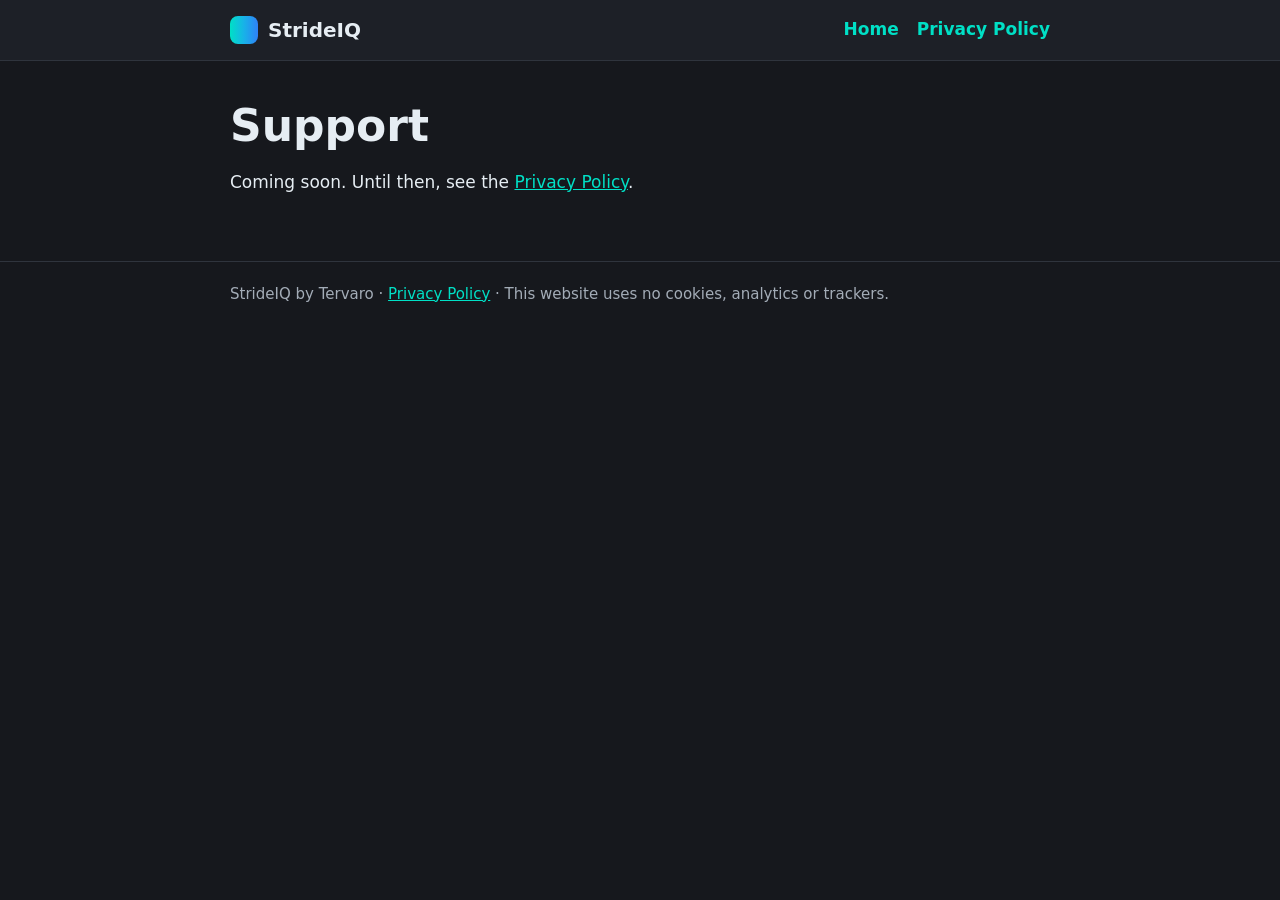
<file: support/index.html>
<!DOCTYPE html>
<html lang="en">
<head>
<meta charset="utf-8">
<meta name="viewport" content="width=device-width, initial-scale=1">
<title>Support — StrideIQ</title>
<meta name="description" content="StrideIQ — privacy information for the StrideIQ Android fitness app.">
<meta name="referrer" content="no-referrer">
<meta http-equiv="Content-Security-Policy" content="default-src 'none'; style-src 'self'; img-src 'self'; base-uri 'none'; form-action 'none'">
<link rel="stylesheet" href="../styles.css">
</head>
<body>
<a class="skip" href="#main">Skip to content</a>
<header class="top"><div class="wrap bar">
<a class="brand" href="../"><span class="mark" aria-hidden="true"></span>StrideIQ</a>
<nav aria-label="Main"><ul><li><a href="../">Home</a></li><li><a href="../privacy/">Privacy Policy</a></li></ul></nav>
</div></header>
<main id="main"><div class="wrap">
<h1>Support</h1><p>Coming soon. Until then, see the <a href="../privacy/">Privacy Policy</a>.</p>
</div></main>
<footer><div class="wrap">StrideIQ by Tervaro · <a href="../privacy/">Privacy Policy</a> · This website uses no cookies, analytics or trackers.</div></footer>
</body>
</html>
</file>
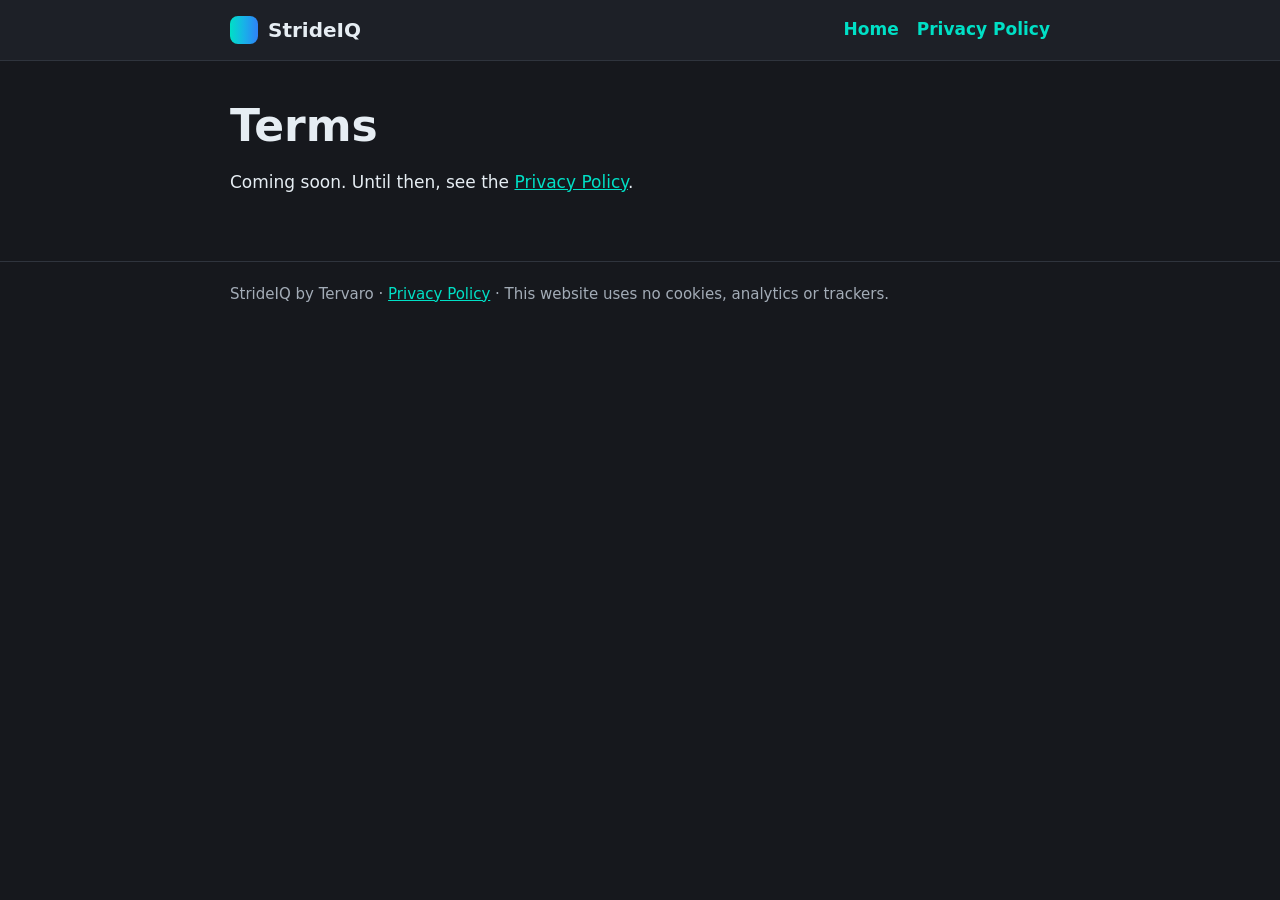
<file: terms/index.html>
<!DOCTYPE html>
<html lang="en">
<head>
<meta charset="utf-8">
<meta name="viewport" content="width=device-width, initial-scale=1">
<title>Terms — StrideIQ</title>
<meta name="description" content="StrideIQ — privacy information for the StrideIQ Android fitness app.">
<meta name="referrer" content="no-referrer">
<meta http-equiv="Content-Security-Policy" content="default-src 'none'; style-src 'self'; img-src 'self'; base-uri 'none'; form-action 'none'">
<link rel="stylesheet" href="../styles.css">
</head>
<body>
<a class="skip" href="#main">Skip to content</a>
<header class="top"><div class="wrap bar">
<a class="brand" href="../"><span class="mark" aria-hidden="true"></span>StrideIQ</a>
<nav aria-label="Main"><ul><li><a href="../">Home</a></li><li><a href="../privacy/">Privacy Policy</a></li></ul></nav>
</div></header>
<main id="main"><div class="wrap">
<h1>Terms</h1><p>Coming soon. Until then, see the <a href="../privacy/">Privacy Policy</a>.</p>
</div></main>
<footer><div class="wrap">StrideIQ by Tervaro · <a href="../privacy/">Privacy Policy</a> · This website uses no cookies, analytics or trackers.</div></footer>
</body>
</html>
</file>
<file: styles.css>
:root{--c1:#00e0c6;--c2:#18b2e8;--c3:#2f81f7;--grad:linear-gradient(90deg,#00e0c6,#18b2e8,#2f81f7);--bg:#16181d;--bg2:#1d2027;--bg3:#252931;--line:#2f343d;--tx:#e6edf3;--mu:#a3acb7;--teal:#00e0c6;--warn:#f0b429;color-scheme:dark}
*{box-sizing:border-box}
html{-webkit-text-size-adjust:100%}
body{margin:0;background:var(--bg);color:var(--tx);font:17px/1.6 system-ui,-apple-system,"Segoe UI",Roboto,sans-serif}
a{color:var(--teal)}a:hover,a:focus-visible{color:#7ff5e6}
:focus-visible{outline:3px solid var(--c2);outline-offset:2px}
.skip{position:absolute;left:-999px}.skip:focus{left:12px;top:12px;background:var(--bg2);padding:8px 12px;z-index:9}
header.top{border-bottom:1px solid var(--line);background:var(--bg2)}
.wrap{max-width:860px;margin:0 auto;padding:0 20px}
.bar{display:flex;align-items:center;justify-content:space-between;gap:12px;min-height:60px;flex-wrap:wrap}
.brand{display:flex;align-items:center;gap:10px;color:var(--tx);text-decoration:none;font-weight:700;font-size:20px}
.brand span.mark{width:28px;height:28px;border-radius:8px;background:var(--grad);display:inline-block}
nav ul{list-style:none;display:flex;gap:18px;margin:0;padding:0;flex-wrap:wrap}nav a{text-decoration:none;font-weight:600}
main{padding:28px 0 48px}
h1{font-size:clamp(28px,6vw,44px);line-height:1.15;margin:12px 0 14px}
h2{font-size:22px;margin:40px 0 10px;padding-top:8px;border-top:1px solid var(--line)}
h3{font-size:18px;margin:22px 0 6px}
.grad{background:var(--grad);-webkit-background-clip:text;background-clip:text;color:transparent}
.lead{font-size:19px;color:var(--mu)}
.btn{display:inline-block;background:var(--grad);color:#07131a;font-weight:700;text-decoration:none;padding:12px 20px;border-radius:12px}
.btn:hover,.btn:focus-visible{color:#07131a;filter:brightness(1.08)}
.cards{display:grid;grid-template-columns:repeat(auto-fit,minmax(220px,1fr));gap:14px;margin:26px 0}
.card{background:var(--bg2);border:1px solid var(--line);border-radius:14px;padding:16px 18px}
.card h3{margin-top:0}
.meta{color:var(--mu);font-size:15px}
.note{background:var(--bg3);border-left:4px solid var(--c1);padding:12px 16px;border-radius:8px}
.todo{background:#3a2e0b;border:1px dashed var(--warn);color:#ffe3a0;padding:2px 6px;border-radius:6px;font-weight:600}
table{border-collapse:collapse;width:100%;margin:10px 0;font-size:15px;display:block;overflow-x:auto}
th,td{border:1px solid var(--line);padding:8px 10px;text-align:left;vertical-align:top}th{background:var(--bg3)}
code{background:var(--bg3);padding:1px 5px;border-radius:5px;font-size:.9em;word-break:break-word}
.toc ol{columns:2;column-gap:28px;padding-left:20px}@media (max-width:600px){.toc ol{columns:1}}
footer{border-top:1px solid var(--line);color:var(--mu);font-size:15px;padding:20px 0 32px}
</file>
